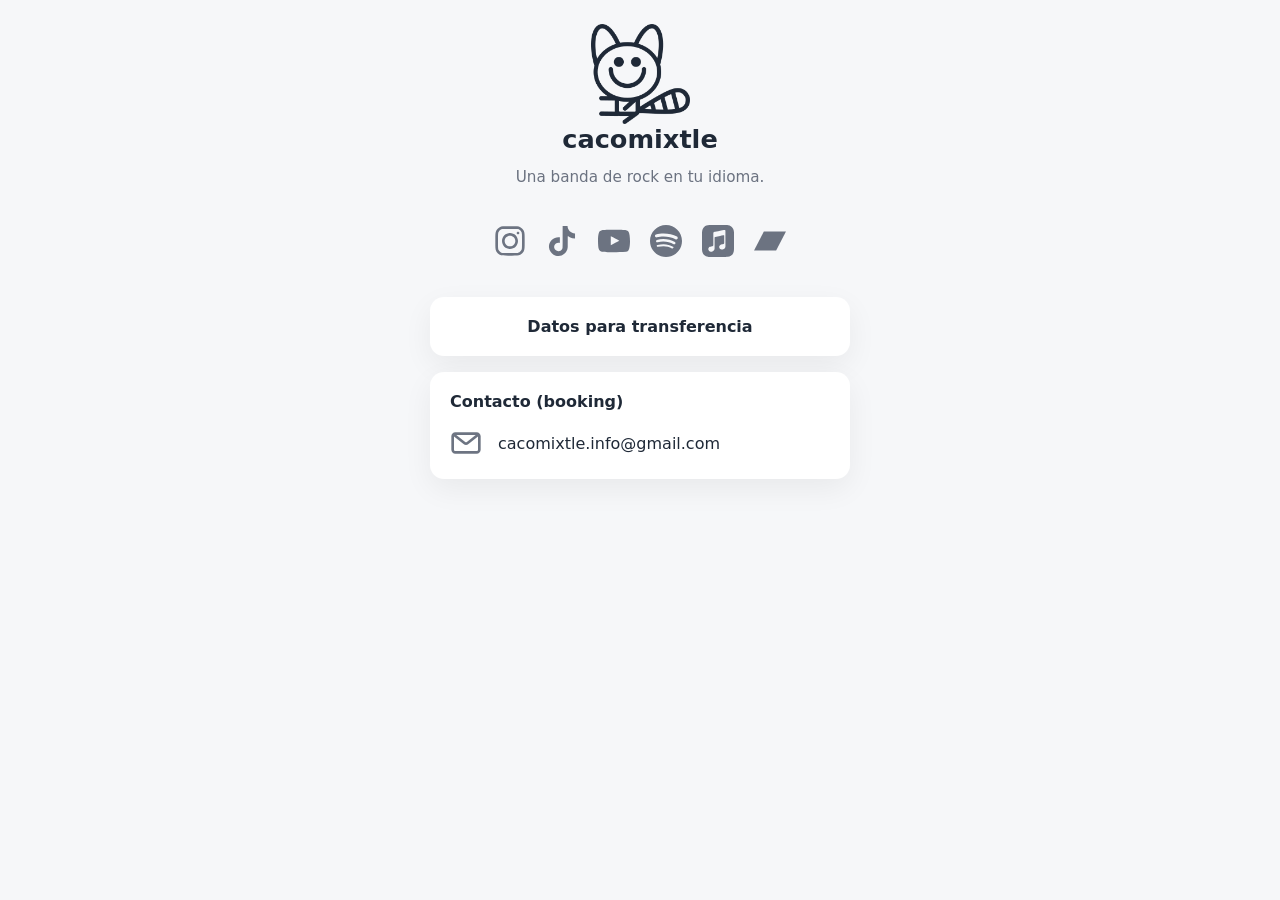
<file: index.html>
<!DOCTYPE html>
<html lang="es">
<head>
  <meta charset="UTF-8" />
  <meta name="viewport" content="width=device-width, initial-scale=1" />
  <title>cacomixtle</title>
  <link rel="stylesheet" href="./style.css">

</head>

<body>
  <main>
    <header>
        <a href="https://cacomixtle-band.github.io/index">
            <div class="logo"></div>
            <h1>cacomixtle</h1>
        </a>
        <p>Una banda de rock en tu idioma.</p>
        
        <div class="social">
            <ul class="social-links">
                <li>
                    <a href="https://www.instagram.com/_cacomixtle_/" target="_blank" aria-label="Instagram">
                        <img src="./assets/instagram.svg" alt="Instagram">
                    </a>
                </li>
                <li>
                    <a href="https://www.tiktok.com/@__cacomixtle__" target="_blank" aria-label="TikTok">
                        <img src="./assets/tiktok.svg" alt="Tiktok">
                    </a>
                </li>
                <li>
                    <a href="https://www.youtube.com/@cacomixtlemx" target="_blank" aria-label="Youtube">
                        <img src="./assets/youtube.svg" alt="Youtube">
                    </a>
                </li>
                <li>
                    <a href="https://open.spotify.com/artist/5BPV50KIHSSKCHuQwh30fP" target="_blank" aria-label="Spotify">
                        <img src="./assets/spotify.svg" alt="Spotify">
                    </a>
                </li>
                <li>
                    <a href="https://music.apple.com/us/artist/cacomixtle/1736271516" target="_blank" aria-label="Apple music">
                        <img src="./assets/apple-music.svg" alt="Apple music">
                    </a>
                </li>
                <li>
                    <a href="https://cacomixtle.bandcamp.com/" target="_blank" aria-label="Bandcamp">
                        <img src="./assets/bandcamp.svg" alt="Bandcamp">
                    </a>
                </li>
            </ul>
        </div>
    </header>

    <div class="sections-container">

        <a class="card-btn" href="https://cacomixtle-band.github.io/info-transferencia.html">
                Datos para transferencia
        </a>

        <section class="card">
            <div class="card-title">
                Contacto (booking)
            </div>
            <div class="card-content">
                <div class="content-item">
                    <div class="mail-link">
                        <img src="./assets/mail.svg">
                    </div>
                    <div>
                        <a href="mailto:cacomixtle.info@gmail.com">cacomixtle.info@gmail.com</a>
                    </div>
                </div>
            </div>
        </section>
    </div>

  </main>
</body>
</html>
</file>
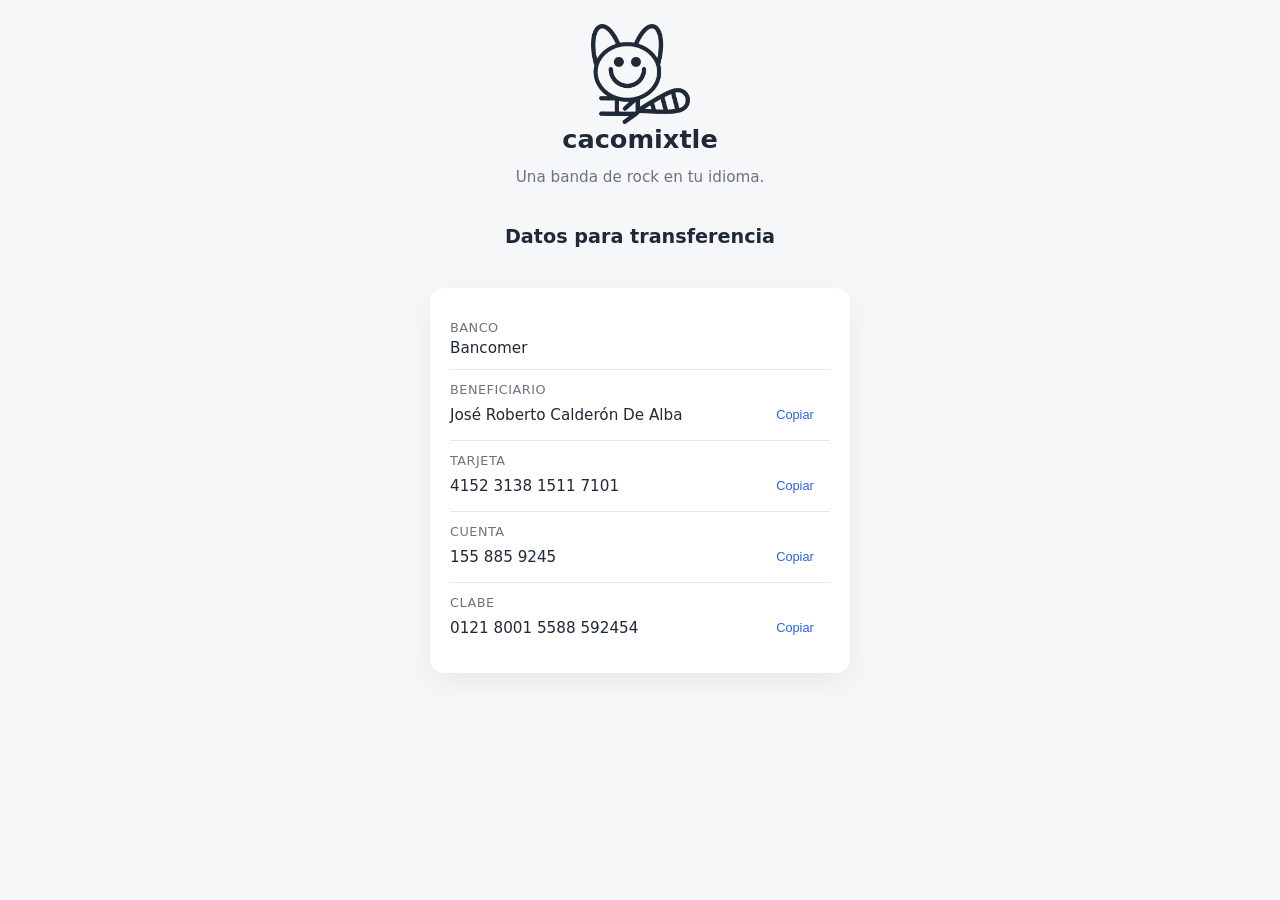
<file: info-transferencia.html>
<!DOCTYPE html>
<html lang="es">
<head>
  <meta charset="UTF-8" />
  <meta name="viewport" content="width=device-width, initial-scale=1" />
  <title>Datos de Transferencia</title>
  <link rel="stylesheet" href="./style.css">
  <script src="./scripts/copy.js"  defer></script>
</head>

<body>
  <main>
    <header>
        <a href="https://cacomixtle-band.github.io/index">
            <div class="logo"></div>
            <h1>cacomixtle</h1>
        </a>
        <p>Una banda de rock en tu idioma.</p>
        <h2>Datos para transferencia</h2>
    </header>

    <section class="card">
      <div class="field">
        <span class="label">Banco</span>
        <div class="value">
          <span>Bancomer</span>
        </div>
      </div>

      <div class="field">
        <span class="label">Beneficiario</span>
        <div class="value">
          <span data-copy>José Roberto Calderón De Alba</span>
          <button class="copy-btn">Copiar</button>
        </div>
      </div>

      <div class="field">
        <span class="label">Tarjeta</span>
        <div class="value">
          <span data-copy>4152 3138 1511 7101</span>
          <button class="copy-btn">Copiar</button>
        </div>
      </div>

      <div class="field">
        <span class="label">Cuenta</span>
        <div class="value">
          <span data-copy>155 885 9245</span>
          <button class="copy-btn">Copiar</button>
        </div>
      </div>

      <div class="field">
        <span class="label">CLABE</span>
        <div class="value">
          <span data-copy>0121 8001 5588 592454</span>
          <button class="copy-btn">Copiar</button>
        </div>
      </div>
    </section>
  </main>
</body>
</html>
</file>
<file: style.css>
@import url('https://fonts.googleapis.com/css2?family=Google+Sans:ital,opsz,wght@0,17..18,400..700;1,17..18,400..700&family=Lacquer&display=swap');

:root {
      --bg: #f6f7f9;
      --card: #ffffff;
      --text: #1f2937;
      --muted: #6b7280;
      --accent: #2563eb;
      --success: #16a34a;
      --radius: 14px;
    }

    * {
      box-sizing: border-box;
    }

    body {
      margin: 0;
      font-family: "Google Sans", system-ui, -apple-system, BlinkMacSystemFont, "Segoe UI",
        Roboto, Oxygen, Ubuntu, Cantarell, sans-serif;
      background-color: var(--bg);
      color: var(--text);
      display: flex;
      justify-content: center;
      padding: 24px;
    }

    main {
      width: 100%;
      max-width: 420px;
    }

    header {
      text-align: center;
      margin-bottom: 24px;
      display: flex;
      flex-direction: column;
      gap: 8px;
    }

    header h1 {
      margin: 0;
      font-size: 1.6rem;
      font-weight: 600;
    }

    h2 {
        font-size: 1.2rem;
    }

    header p {
      margin-top: 6px;
      color: var(--muted);
      font-size: 0.95rem;
    }

    .card, .card-btn {
      background-color: var(--card);
      border-radius: var(--radius);
      padding: 20px;
      box-shadow: 0 10px 30px rgba(0, 0, 0, 0.06);
    }

    .field {
      display: flex;
      flex-direction: column;
      gap: 4px;
      padding: 12px 0;
      border-bottom: 1px solid #e5e7eb;
    }

    .field:last-child {
      border-bottom: none;
    }

    .label {
      font-size: 0.8rem;
      color: var(--muted);
      text-transform: uppercase;
      letter-spacing: 0.04em;
    }

    .value {
      display: inline-flex;
      align-items: center;
      justify-content: space-between;
      gap: 12px;
      font-size: 0.95rem;
      font-weight: 500;
    }

    .copy-btn {
      width: 70px;
      background: none;
      border: none;
      padding: 6px 10px;
      border-radius: 8px;
      cursor: pointer;
      font-size: 0.8rem;
      color: var(--accent);
      transition: background-color 0.2s ease, color 0.2s ease;
    }

    .copy-btn:hover {
      background-color: #eff6ff;
    }

    .copied {
      color: var(--success);
    }

    button.copied {
        font-weight: 600;
    }

    @media (max-width: 360px) {
      .value {
        font-size: 0.85rem;
      }
    }

    .logo{
        height: 100px;

        background-image: url("./assets/logo_min_web_02.png");
        background-repeat: no-repeat;
        background-size: contain;
        background-position: center;
    }

    .social-links{
        display: flex;
        gap: 20px;
        justify-content: center;
        list-style: none;
        padding: 0;
    }

    .social-links img,
    .mail-link img
     {
        width: 32px;
        height: 32px;
        display: block;

        filter: invert(46%) sepia(7%) saturate(666%) hue-rotate(182deg) brightness(96%) contrast(97%);
    }

    .social-links img:hover{
        filter: invert(14%) sepia(36%) saturate(519%) hue-rotate(175deg) brightness(91%) contrast(94%);
    }

    .content-item {
        display: flex;
        align-items: center;
        gap: 16px;
        margin-top: 16px;
    }

    a {
        color: var(--text);
        text-decoration: none;
    }

    .card-title {
        font-weight: 600;
    }

    .sections-container {
        display: flex;
        flex-direction: column;
        gap: 16px;
    }

    .card-btn {
      font-weight: 600;
      text-align: center;
      cursor: pointer;
    }

    .card-btn:hover{
        background-color: var(--text);
        color: var(--card)
    }
</file>
